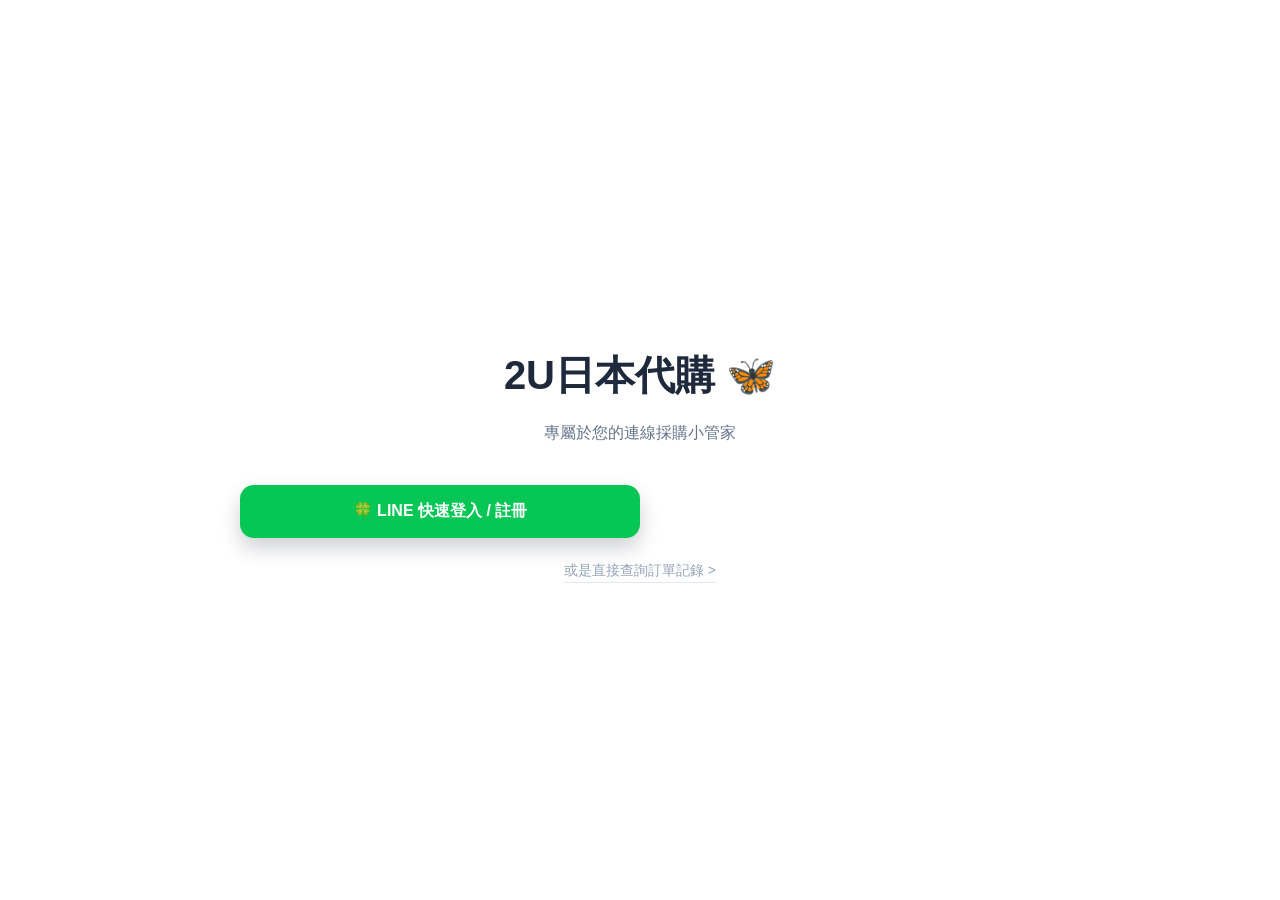
<file: index.html>
<!DOCTYPE html>
<html lang="zh-Hant">
<head>
    <meta charset="UTF-8">
    <meta name="viewport" content="width=device-width, initial-scale=1.0">
    <title>2U日本代購 🦋</title>
    <link rel="stylesheet" href="style.css">
</head>
<body class="home-body">
    <div class="home-container">
        <h1 style="font-size: 2.5rem; margin-bottom: 10px;">2U日本代購 🦋</h1>
        <p style="color: #64748b; margin-bottom: 40px; font-weight: 500;">專屬於您的連線採購小管家</p>
        
        <button onclick="login()" class="footer-btn btn-line" style="position:static; width:100%; margin-bottom: 20px;">
            🍀 LINE 快速登入 / 註冊
        </button>
        
        <div>
            <a href="check.html" style="color: #94a3b8; text-decoration: none; font-size: 14px; border-bottom: 1px solid #e2e8f0; padding-bottom: 4px;">
                或是直接查詢訂單記錄 >
            </a>
        </div>
    </div>

    <script>
        function login() {
            const clientID = '2009551361'; 
            const redirect = encodeURIComponent('https://hxy890412.github.io/japan2u/order.html');
            // 請求 profile (名字/頭像) 與 openid (唯一識別碼)
            window.location.href = `https://access.line.me/oauth2/v2.1/authorize?response_type=code&client_id=${clientID}&redirect_uri=${redirect}&state=12345&scope=profile%20openid`;
        }
    </script>
</body>
</html>
</file>
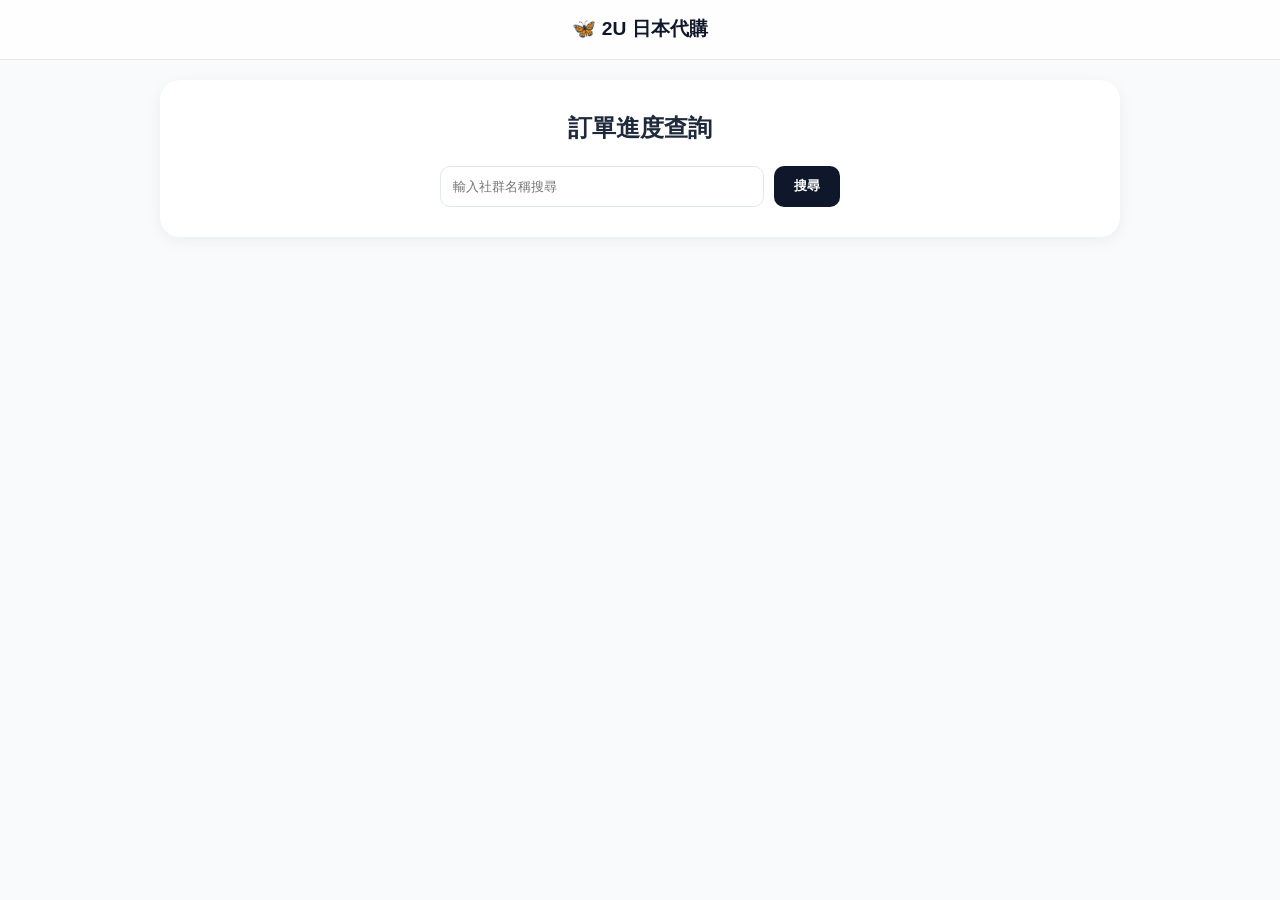
<file: check.html>
<!DOCTYPE html>
<html lang="zh-Hant">
<head>
    <meta charset="UTF-8">
    <meta name="viewport" content="width=device-width, initial-scale=1.0">
    <title>訂單查詢 | 2U日本代購 🦋</title>
    <link rel="stylesheet" href="style.css">
</head>
<body>
    <nav class="top-nav">
        <a href="index.html" class="nav-logo">🦋 2U 日本代購</a>
    </nav>

    <div class="page-container">
        <div class="search-section">
            <h2 style="margin-top:0;">訂單進度查詢</h2>
            <div class="search-box-wrap">
                <input type="text" id="searchName" class="search-input" placeholder="輸入社群名稱搜尋">
                <button onclick="doSearch()" class="btn-primary-small">搜尋</button>
            </div>
        </div>

        <div class="summary-grid" id="summary-area" style="display:none;">
            <div class="sum-box">
                <span class="sum-label">訂單總額</span>
                <span class="sum-val" id="sum-total">$0</span>
            </div>
            <div class="sum-box">
                <span class="sum-label">已對帳</span>
                <span class="sum-val" id="sum-paid" style="color:var(--paid-green);">$0</span>
            </div>
            <div class="sum-box">
                <span class="sum-label">待付款</span>
                <span class="sum-val" id="sum-unpaid" style="color:var(--unpaid-red);">$0</span>
            </div>
        </div>

        <div id="loading" style="display:none; text-align:center; padding: 20px;">讀取中...🦋</div>

        <div id="results-content">
            <div id="unpaid-zone" style="display:none;">
                <div class="section-title">⏳ 待付款訂單 <small id="unpaid-count" style="font-weight:normal; color:#94a3b8; margin-left:8px;"></small></div>
                <div id="unpaid-list"></div>
            </div>

            <div id="paid-zone" style="display:none;">
                <div class="section-title" style="color:var(--paid-green);">✅ 已完成對帳 <small id="paid-count" style="font-weight:normal; color:#94a3b8; margin-left:8px;"></small></div>
                <div id="paid-list"></div>
            </div>
        </div>
    </div>

    <script>
        const GAS_URL = 'https://script.google.com/macros/s/AKfycbyFLH4ltMsdr_TzrNO61ecoCisIClWaLeJhtjzznUi6eSOh9_r-4i85QpOhSt0SxJWJ/exec'; 
        
        window.onload = function() {
            const n = localStorage.getItem('socialName');
            if(n){ document.getElementById('searchName').value = n; doSearch(); }
        };

        async function doSearch() {
            const name = document.getElementById('searchName').value.trim();
            if(!name) return;
            localStorage.setItem('socialName', name);
            
            const loading = document.getElementById('loading');
            loading.style.display = "block";
            document.getElementById('summary-area').style.display = "none";
            document.getElementById('results-content').style.opacity = "0.3";

            try {
                const res = await fetch(`${GAS_URL}?searchKey=${encodeURIComponent(name)}`);
                const orders = await res.json();
                renderReceipts(orders);
            } catch (e) {
                alert("連線失敗");
            } finally {
                loading.style.display = "none";
                document.getElementById('results-content').style.opacity = "1";
            }
        }

        function renderReceipts(orders) {
            const summary = document.getElementById('summary-area');
            const unpaidList = document.getElementById('unpaid-list');
            const paidList = document.getElementById('paid-list');
            
            if(!orders || orders.length === 0){
                summary.style.display="none";
                document.getElementById('results-content').innerHTML = "<p style='text-align:center; padding: 50px; color:#94a3b8;'>目前查無您的訂單資料 🦋</p>";
                return;
            }

            summary.style.display = "grid";
            unpaidList.innerHTML = "";
            paidList.innerHTML = "";
            
            let totals = { all: 0, paid: 0, unpaid: 0, countP: 0, countU: 0 };

            orders.forEach(order => {
                totals.all += order.total;
                const itemsHtml = order.items.map(i => `
                    <div class="receipt-item">
                        <span>${i.name} x ${i.qty}</span>
                        <span style="font-weight:700;">$${i.sub}</span>
                    </div>
                `).join('');

                const cardHtml = `
                    <div class="receipt-container">
                        <div class="receipt-id">ORDER ID: ${order.id}</div>
                        <div style="font-size:12px; color:#94a3b8; margin-bottom:15px;">備註: ${order.note || '無'}</div>
                        ${itemsHtml}
                        <div style="text-align:right; margin-top:15px; border-top: 1px solid #f1f5f9; padding-top:10px;">
                            <span style="font-size:24px; font-weight:800; color:${order.isPaid?'var(--paid-green)':'var(--unpaid-red)'};">$${order.total}</span>
                        </div>
                    </div>
                `;

                if(order.isPaid){
                    paidList.innerHTML += cardHtml;
                    totals.paid += order.total;
                    totals.countP++;
                } else {
                    unpaidList.innerHTML += cardHtml;
                    totals.unpaid += order.total;
                    totals.countU++;
                }
            });

            document.getElementById('sum-total').innerText = `$${totals.all}`;
            document.getElementById('sum-paid').innerText = `$${totals.paid}`;
            document.getElementById('sum-unpaid').innerText = `$${totals.unpaid}`;
            document.getElementById('unpaid-zone').style.display = totals.countU > 0 ? "block" : "none";
            document.getElementById('paid-zone').style.display = totals.countP > 0 ? "block" : "none";
            document.getElementById('unpaid-count').innerText = `(${totals.countU} 筆)`;
            document.getElementById('paid-count').innerText = `(${totals.countP} 筆)`;
        }
    </script>
</body>
</html>
</file>
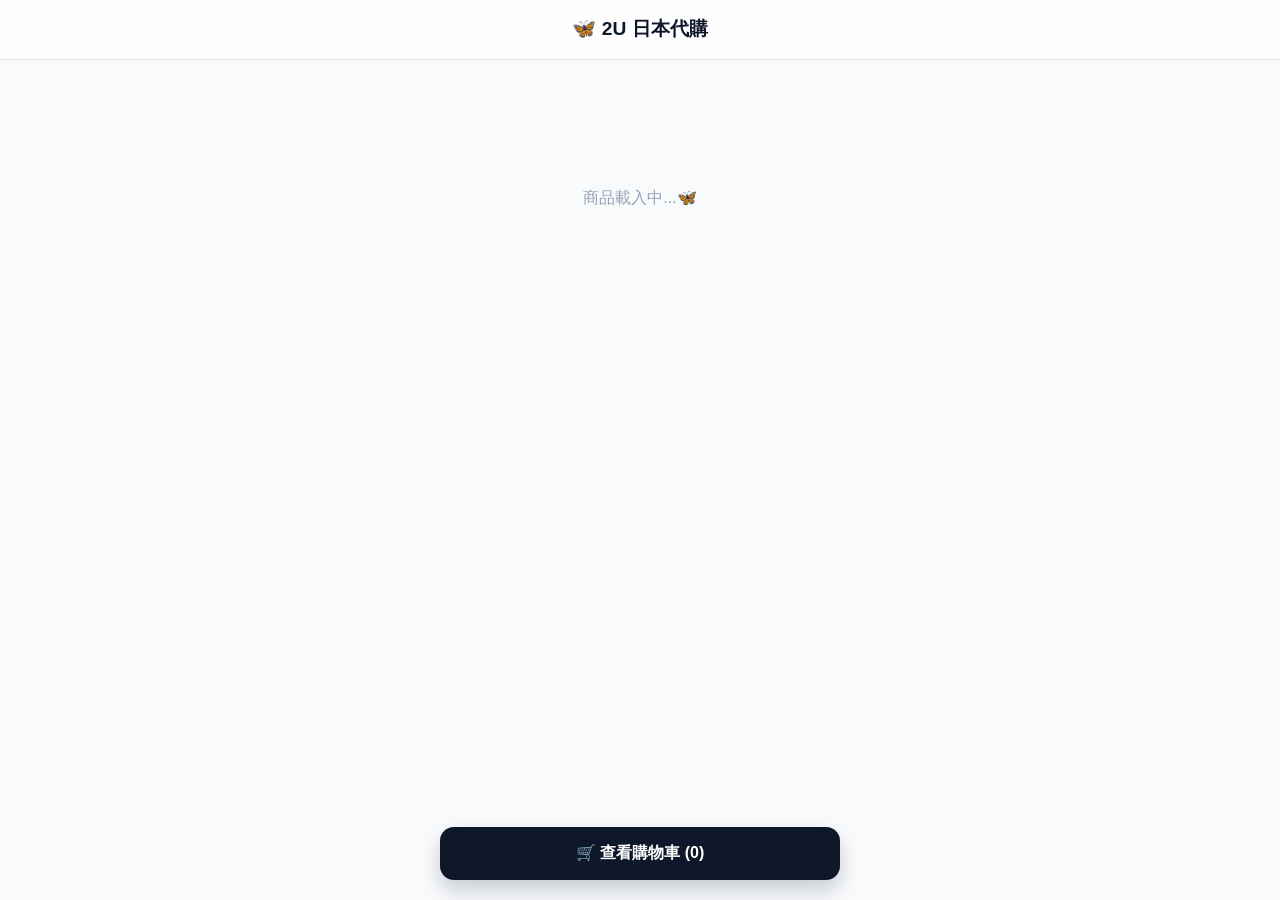
<file: order.html>
<!DOCTYPE html>
<html lang="zh-Hant">
<head>
    <meta charset="UTF-8">
    <meta name="viewport" content="width=device-width, initial-scale=1.0">
    <title>填寫訂單 | 2U日本代購 🦋</title>
    <link rel="stylesheet" href="style.css">
</head>
<body>
    <nav class="top-nav">
        <a href="index.html" class="nav-logo">🦋 2U 日本代購</a>
    </nav>

    <div class="page-container">
        <div class="category-bar" id="category-bar"></div>

        <div id="product-display" class="product-grid" style="margin-top:20px;">
            <p style="text-align:center; grid-column: 1/-1; padding: 50px; color: #94a3b8;">商品載入中...🦋</p>
        </div>
    </div>

    <button class="footer-btn" id="checkout-btn" onclick="openModal()">
        🛒 查看購物車 (<span id="cart-count">0</span>)
    </button>

    <div id="cart-modal" class="modal-overlay" style="display:none;">
        <div class="modal-content">
            <h3 style="margin-top:0;">確認訂單內容</h3>
            <div id="cart-items-list" class="cart-items-scroll"></div>
            
            <div class="user-status-tag">
                LINE 帳號：<span id="display-line-name">驗證身份中...</span>
            </div>
            
            <input type="text" id="socialName" class="modal-input" placeholder="請填寫社群名稱 (必填)">
            <input type="text" id="orderNote" class="modal-input" placeholder="備註需求 (選填)">
            
            <div style="display:flex; gap:12px;">
                <button onclick="closeModal()" class="btn-secondary">返回</button>
                <button id="submit-btn" onclick="submitOrder()" class="btn-primary">確認下單</button>
            </div>
        </div>
    </div>

    <script>
        const GAS_URL = 'https://script.google.com/macros/s/AKfycbyFLH4ltMsdr_TzrNO61ecoCisIClWaLeJhtjzznUi6eSOh9_r-4i85QpOhSt0SxJWJ/exec'; 
        
        let allProducts = [];
        let cart = {};
        let lineUser = { id: '', name: '' };

        window.onload = async function() {
            // 1. 處理 LINE 登入 Code
            const urlParams = new URLSearchParams(window.location.search);
            const code = urlParams.get('code');
            
            if (code) {
                await fetchLineProfile(code);
            } else {
                document.getElementById('display-line-name').innerText = "未登入 (請回首頁)";
                document.getElementById('display-line-name').style.color = "#ef4444";
            }

            // 2. 載入商品與舊資料
            loadProducts();
            const savedName = localStorage.getItem('socialName');
            if (savedName) document.getElementById('socialName').value = savedName;
        };

        async function fetchLineProfile(code) {
            const nameEl = document.getElementById('display-line-name');
            try {
                const res = await fetch(`${GAS_URL}?action=getLineUser&code=${code}`);
                const data = await res.json();
                if (data.userId) {
                    lineUser = { id: data.userId, name: data.displayName };
                    nameEl.innerText = data.displayName;
                    nameEl.className = "status-success";
                } else {
                    nameEl.innerText = "驗證失效，請重新登入";
                }
            } catch (e) {
                nameEl.innerText = "連線 GAS 失敗";
            }
        }

        async function loadProducts() {
            try {
                const res = await fetch(`${GAS_URL}?action=getProducts`);
                allProducts = await res.json();
                renderCategories();
                renderProducts('全部');
            } catch (e) { console.error("商品載入失敗"); }
        }

        function renderCategories() {
            const categories = ['全部', ...new Set(allProducts.map(p => p.category))];
            document.getElementById('category-bar').innerHTML = categories.map(cat => 
                `<button class="cat-btn ${cat==='全部'?'active':''}" onclick="filterCategory('${cat}')">${cat}</button>`
            ).join('');
        }

        function filterCategory(cat) {
            document.querySelectorAll('.cat-btn').forEach(b => b.classList.remove('active'));
            event.target.classList.add('active');
            renderProducts(cat);
        }

        function renderProducts(cat) {
            const container = document.getElementById('product-display');
            const filtered = cat === '全部' ? allProducts : allProducts.filter(p => p.category === cat);
            
            container.innerHTML = filtered.map(p => `
                <div class="product-card">
                    <img src="${p.img}" class="product-img">
                    <div class="product-info">
                        <div class="product-name">${p.name}</div>
                        <div class="product-price">$${p.price}</div>
                        <div class="qty-controls">
                            <button onclick="updateQty('${p.name}', -1, ${p.price})">-</button>
                            <span id="qty-${p.name}">${cart[p.name]?.qty || 0}</span>
                            <button onclick="updateQty('${p.name}', 1, ${p.price})">+</button>
                        </div>
                    </div>
                </div>
            `).join('');
        }

        function updateQty(name, change, price) {
            if (!cart[name]) cart[name] = { qty: 0, price: price };
            cart[name].qty = Math.max(0, cart[name].qty + change);
            document.getElementById(`qty-${name}`).innerText = cart[name].qty;
            document.getElementById('cart-count').innerText = Object.values(cart).reduce((s, i) => s + i.qty, 0);
        }

        function openModal() {
            let html = "";
            for (const [name, info] of Object.entries(cart)) {
                if (info.qty > 0) {
                    html += `<div class="receipt-item"><span>${name} x ${info.qty}</span><span>$${info.qty * info.price}</span></div>`;
                }
            }
            document.getElementById('cart-items-list').innerHTML = html || "<p style='text-align:center; color:#94a3b8;'>購物車空空的 🦋</p>";
            document.getElementById('cart-modal').style.display = 'block';
        }

        function closeModal() { document.getElementById('cart-modal').style.display = 'none'; }

        async function submitOrder() {
            const socialName = document.getElementById('socialName').value.trim();
            if (!socialName) return alert("請填寫社群名稱");
            
            const items = Object.entries(cart)
                .filter(([_, i]) => i.qty > 0)
                .map(([n, i]) => ({ product: n, qty: i.qty, price: i.price }));

            if (items.length === 0) return alert("請先選擇商品");

            const btn = document.getElementById('submit-btn');
            btn.disabled = true; btn.innerText = "提交中...";

            try {
                await fetch(GAS_URL, { 
                    method: 'POST', 
                    body: JSON.stringify({ 
                        lineName: lineUser.name, 
                        socialMedia: socialName, 
                        note: document.getElementById('orderNote').value, 
                        items: items, 
                        userId: lineUser.id 
                    }) 
                });
                localStorage.setItem('socialName', socialName);
                alert("下單成功！🦋");
                window.location.href = "check.html";
            } catch (e) {
                alert("下單失敗，請稍後再試");
                btn.disabled = false; btn.innerText = "確認下單";
            }
        }
    </script>
</body>
</html>
</file>
<file: style.css>
/* --- 全域設定 --- */
:root {
    --primary-red: #ef4444;
    --dark-blue: #0f172a;
    --bg-color: #f8fafc;
    --paid-green: #10b981;
    --unpaid-red: #ef4444;
    --text-main: #1e293b;
    --text-sub: #64748b;
    --card-shadow: 0 4px 15px rgba(0,0,0,0.05);
    --border-radius: 16px;
}

body {
    font-family: 'Noto Sans TC', -apple-system, sans-serif;
    margin: 0; background-color: var(--bg-color); color: var(--text-main);
    line-height: 1.5; -webkit-font-smoothing: antialiased;
}

/* --- 佈局 --- */
.page-container { max-width: 1000px; margin: 0 auto; padding: 20px; box-sizing: border-box; }

.top-nav {
    background: rgba(255,255,255,0.8); backdrop-filter: blur(10px);
    padding: 15px 20px; position: sticky; top: 0; z-index: 1000;
    border-bottom: 1px solid #e2e8f0; display: flex; justify-content: center;
}
.nav-logo { font-weight: 800; color: var(--dark-blue); text-decoration: none; font-size: 1.2rem; }

/* --- 登入首頁 --- */
.home-body { display: flex; align-items: center; justify-content: center; height: 100vh; background: #fff; }
.home-container { text-align: center; width: 85%; max-width: 400px; }
.btn-line { background: #06C755 !important; }

/* --- 分類按鈕 --- */
.category-bar { display: flex; gap: 10px; overflow-x: auto; padding: 10px 0; margin-bottom: 15px; }
.cat-btn {
    white-space: nowrap; padding: 8px 18px; border-radius: 20px; border: 1px solid #e2e8f0;
    background: white; color: var(--text-sub); font-size: 14px; cursor: pointer; transition: 0.3s;
}
.cat-btn.active { background: var(--dark-blue); color: white; border-color: var(--dark-blue); }

/* --- 商品網格 --- */
.product-grid { display: grid; grid-template-columns: repeat(auto-fill, minmax(160px, 1fr)); gap: 15px; margin-bottom: 80px; }
.product-card {
    background: white; border-radius: var(--border-radius); overflow: hidden;
    box-shadow: var(--card-shadow); transition: transform 0.2s; position: relative;
}
.product-card:hover { transform: translateY(-5px); }
.product-img { width: 100%; aspect-ratio: 1/1; object-fit: cover; }
.product-info { padding: 12px; }
.product-name { font-size: 14px; font-weight: 600; margin-bottom: 5px; height: 42px; overflow: hidden; }
.product-price { color: var(--primary-red); font-weight: 800; font-size: 16px; }

/* --- 數量控制 --- */
.qty-controls { display: flex; align-items: center; justify-content: space-between; margin-top: 10px; }
.qty-controls button {
    width: 28px; height: 28px; border-radius: 50%; border: 1px solid #e2e8f0;
    background: white; cursor: pointer; font-size: 18px;
}

/* --- 底部按鈕 --- */
.footer-btn {
    position: fixed; bottom: 20px; left: 50%; transform: translateX(-50%);
    width: 90%; max-width: 400px; padding: 16px; border-radius: 14px;
    background: var(--dark-blue); color: white; border: none; font-size: 16px; font-weight: 700;
    box-shadow: 0 10px 20px rgba(15, 23, 42, 0.2); z-index: 1500;
}

/* --- 彈窗樣式 --- */
.modal-overlay { position: fixed; top: 0; left: 0; width: 100%; height: 100%; background: rgba(0,0,0,0.6); z-index: 2000; backdrop-filter: blur(4px); }
.modal-content { background: white; margin: 15vh auto; padding: 25px; width: 85%; max-width: 400px; border-radius: 24px; }
.cart-items-scroll { max-height: 200px; overflow-y: auto; margin-bottom: 20px; border-bottom: 1px solid #f1f5f9; }
.modal-input { width: 100%; padding: 12px; margin-bottom: 12px; border: 1px solid #e2e8f0; border-radius: 12px; box-sizing: border-box; }
.user-status-tag { font-size: 13px; background: #f8fafc; padding: 10px; border-radius: 10px; margin-bottom: 15px; }
.btn-primary { flex: 2; padding: 12px; background: var(--dark-blue); color: white; border-radius: 12px; border: none; font-weight: 700; }
.btn-secondary { flex: 1; padding: 12px; background: #f1f5f9; color: var(--text-sub); border-radius: 12px; border: none; }

/* --- 查詢頁面樣式 --- */
.search-section { background: white; padding: 30px; border-radius: 20px; margin-bottom: 25px; box-shadow: var(--card-shadow); text-align: center; }
.search-box-wrap { display: flex; gap: 10px; max-width: 400px; margin: 20px auto 0; }
.search-input { flex: 1; padding: 12px; border: 1px solid #e2e8f0; border-radius: 10px; }
.btn-primary-small { padding: 0 20px; background: var(--dark-blue); color: white; border: none; border-radius: 10px; font-weight: 600; }

.summary-grid { display: grid; grid-template-columns: repeat(3, 1fr); gap: 12px; margin-bottom: 30px; }
.sum-box { background: white; padding: 15px; border-radius: 18px; text-align: center; box-shadow: var(--card-shadow); }
.sum-label { font-size: 11px; color: var(--text-sub); display: block; }
.sum-val { font-size: 18px; font-weight: 800; }

.section-title { font-weight: 800; margin: 30px 0 15px; font-size: 18px; padding-left: 10px; border-left: 4px solid var(--dark-blue); }
.receipt-container { background: white; padding: 25px; border-radius: 4px; margin-bottom: 20px; border-top: 5px solid var(--dark-blue); box-shadow: var(--card-shadow); }
.receipt-id { font-family: monospace; font-size: 12px; color: var(--text-sub); margin-bottom: 10px; }
.receipt-item { display: flex; justify-content: space-between; font-size: 14px; padding: 8px 0; border-bottom: 1px dashed #f1f5f9; }
</file>
